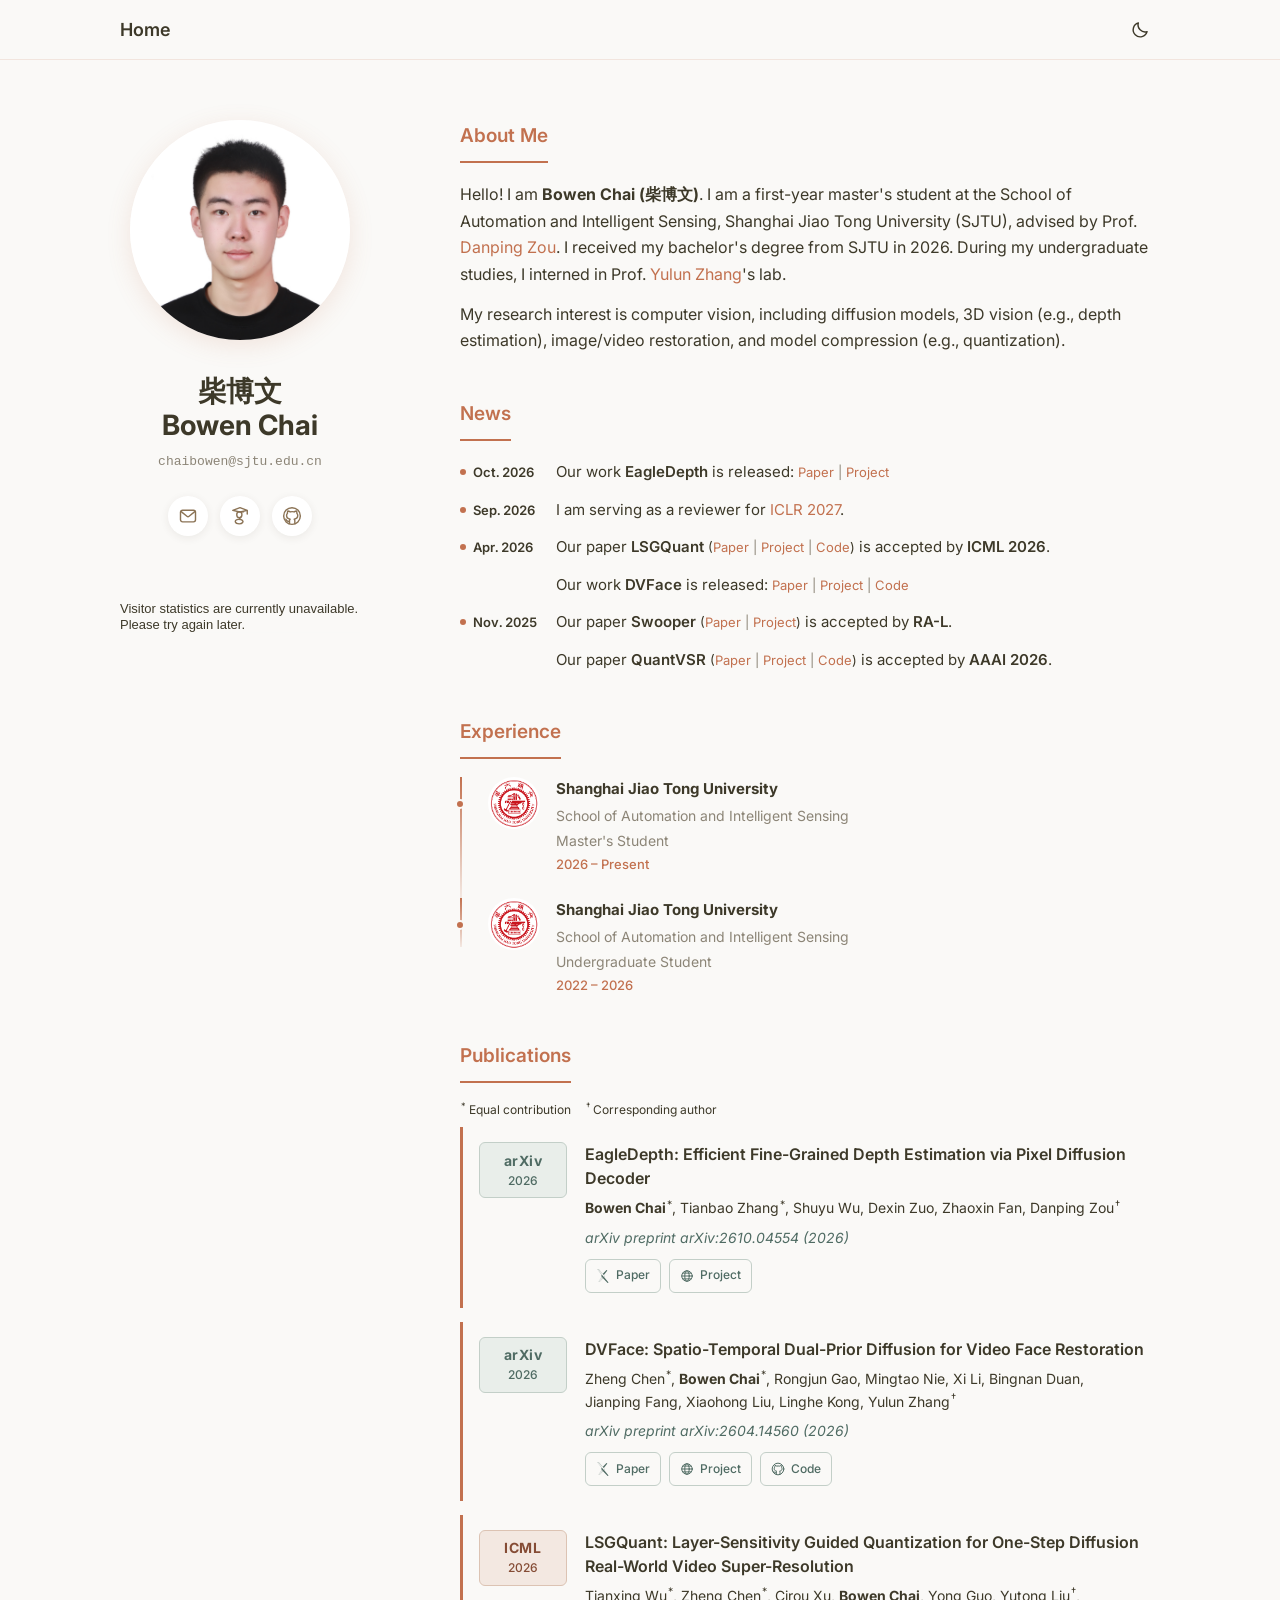
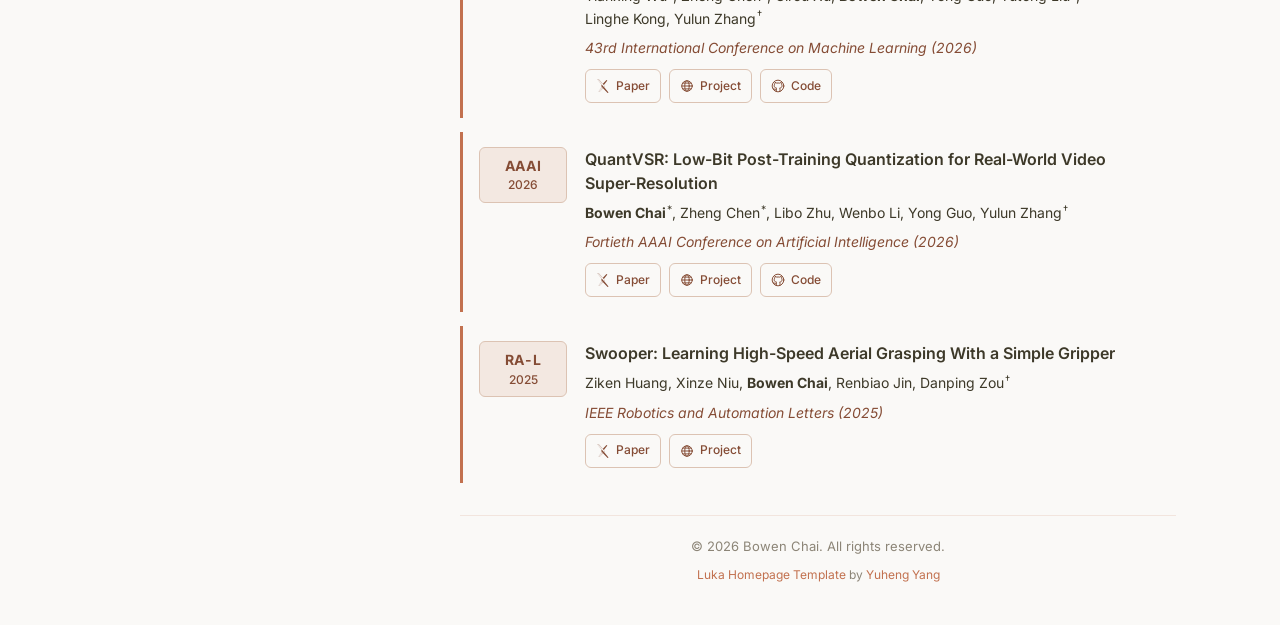
<file: index.html>
<!DOCTYPE html>
<html lang="en">
<head>
  <meta charset="UTF-8">
  <meta http-equiv="X-UA-Compatible" content="IE=edge">
  <meta name="viewport" content="width=device-width, initial-scale=1">
  <title>Bowen Chai - Homepage</title>
  <meta name="description" content="A minimal academic homepage template for researchers, students, and creators.">
  <meta name="keywords" content="academic homepage, personal website, portfolio, researcher, student">
  <link rel="icon" href="assets/img/favicon.ico?v=a5aeb4f2d822" type="image/x-icon" sizes="16x16 32x32 48x48">
  <link rel="icon" href="assets/img/favicon.png?v=6394adf79db6" type="image/png" sizes="32x32">
  <link rel="icon" href="assets/img/favicon.svg?v=fdf971f951cc" type="image/svg+xml" sizes="any">

  <link rel="preconnect" href="https://fonts.googleapis.com">
  <link rel="preconnect" href="https://fonts.gstatic.com" crossorigin>
  <link href="https://fonts.googleapis.com/css2?family=Inter:wght@300;400;500;600;700&display=swap" rel="stylesheet">


  <link rel="stylesheet" href="assets/css/font_sans_serif.css">
  <link rel="stylesheet" href="assets/css/theme-luka.css">
  <link rel="stylesheet" href="assets/css/local-preview.css?v=60dc4325442a">
</head>
<body class="theme-luka">
  <nav class="top-nav">
    <div class="nav-container">
      <div class="nav-left">
        <a href="./">Home</a>
      </div>
      <div class="nav-right">
        <button id="themeToggle" class="theme-toggle" title="Toggle theme" aria-label="Toggle theme">
          <svg class="ui-icon" aria-hidden="true" focusable="false"><use href="assets/img/ui-icons.svg#moon"></use></svg>
        </button>
      </div>
    </div>
  </nav>

  <div class="wrapper">
    <header class="sidebar">
      <div class="profile-card">
        <a class="image avatar">
          <img src="assets/img/chaibowen_scholar_v1_square.png" alt="Portrait of Bowen Chai">
        </a>

        <h1 class="site-name">柴博文<br>Bowen Chai</h1>
        <p class="site-email">chaibowen@sjtu.edu.cn</p>

        <div class="social-icons">
          <a href="mailto:chaibowen@sjtu.edu.cn" title="Email"><svg class="ui-icon" viewBox="0 0 24 24" aria-hidden="true" focusable="false"><rect x="3" y="5" width="18" height="14" rx="2.5"/><path d="m3.5 6.5 7.2 5.8a2.1 2.1 0 0 0 2.6 0l7.2-5.8"/></svg></a>
          <a href="https://scholar.google.com/citations?user=Elhg_7AAAAAJ&amp;hl=en" title="Google Scholar"><svg class="ui-icon" viewBox="0 0 24 24" aria-hidden="true" focusable="false"><path d="m3.3 5.2 8.7-3.2 8.7 3.2L12 7.2 3.3 5.2Zm17.4 0v4.4"/><ellipse cx="11.2" cy="10.4" rx="3.1" ry="3.5"/><path d="M14.1 7h2.2m-3.6 6.4c-1.2.7-1.4 1.5-.4 2.2l2.5 1.6c1.8 1.4.5 4.2-3.8 4.2-5.2 0-6.1-3.8-2.4-5.1 1.2-.4 2.4-.5 3.7-.1"/></svg></a>
          <a href="https://github.com/bowenchai" title="GitHub"><svg class="ui-icon" viewBox="0 0 24 24" aria-hidden="true" focusable="false"><circle cx="12" cy="12" r="10"/><path d="M9 21v-3.3c0-.9.3-1.6.8-2-2.5-.3-4.3-1.4-4.3-4.2 0-1.2.4-2.2 1.1-2.9-.1-.9-.1-1.8.3-2.7 1.2 0 2.3.7 3 1.2 1.5-.4 3.1-.4 4.6 0 .7-.5 1.8-1.2 3-1.2 .4.9.4 1.8.3 2.7 .7.7 1.1 1.7 1.1 2.9 0 2.8-1.8 3.9-4.3 4.2 .5.4.8 1.1.8 2V21M9 18.4c-2.8.7-3.8-1.1-4.4-2.5"/></svg></a>
        </div>

        <div class="visitor-map-layout" id="visitorMap" aria-label="Visitor statistics" data-map-src="https://mapmyvisitors.com/map.js?cl=c2714f&amp;w=480&amp;t=tt&amp;d=VxK6KCJT0iGbm1z7AHhPdDyr-tIHMNKOAvG6q36VsOc&amp;co=faf9f7&amp;ct=3d3929">
          <noscript>Enable JavaScript to view visitor statistics.</noscript>
        </div>
      </div>
    </header>

    <section class="content">
      <div class="section" id="about">
        <h2 class="section-title">About Me</h2>
        <div class="section-body">
          <p>Hello! I am <strong>Bowen Chai (柴博文)</strong>. I am a first-year master's student at the School of Automation and Intelligent Sensing, Shanghai Jiao Tong University (SJTU), advised by Prof. <a href="https://sais.sjtu.edu.cn/faculty/zoudanping.html" target="_blank" rel="noopener">Danping Zou</a>. I received my bachelor's degree from SJTU in 2026. During my undergraduate studies, I interned in Prof. <a href="https://yulunzhang.com" target="_blank" rel="noopener">Yulun Zhang</a>'s lab.</p>
          <p>My research interest is computer vision, including diffusion models, 3D vision (e.g., depth estimation), image/video restoration, and model compression (e.g., quantization).</p>
          <!--
          <p><strong><a href="#" target="_blank" rel="noopener">Download my CV</a></strong> (replace this link with your resume)</p>
          -->
        </div>
      </div>

      <div class="section" id="news">
        <h2 class="section-title">News</h2>
        <div class="section-body">
          <!-- Group by full YYYY-MM; add same-month updates inside that group's list. -->
          <ul class="news-list">
            <li class="news-group" data-news-month="2026-10">
              <time class="news-date" id="news-month-2026-10" datetime="2026-10">Oct. 2026</time>
              <ul class="news-updates" aria-labelledby="news-month-2026-10">
                <li class="news-item" id="news-eagledepth-released">
                  <p class="news-text">Our work <strong class="news-paper">EagleDepth</strong> is released: <span class="news-resources"><a href="https://arxiv.org/abs/2610.04554" target="_blank" rel="noopener" aria-label="EagleDepth paper">Paper</a> <span class="news-resource-divider" aria-hidden="true">|</span> <a href="https://sjtu-visys-team.github.io/EagleDepth/" target="_blank" rel="noopener" aria-label="EagleDepth project">Project</a></span></p>
                </li>
              </ul>
            </li>
            <li class="news-group" data-news-month="2026-09">
              <time class="news-date" id="news-month-2026-09" datetime="2026-09">Sep. 2026</time>
              <ul class="news-updates" aria-labelledby="news-month-2026-09">
                <li class="news-item">
                  <p class="news-text">I am serving as a reviewer for <a href="https://iclr.cc/Conferences/2027" target="_blank" rel="noopener">ICLR 2027</a>.</p>
                </li>
              </ul>
            </li>
            <li class="news-group" data-news-month="2026-04">
              <time class="news-date" id="news-month-2026-04" datetime="2026-04">Apr. 2026</time>
              <ul class="news-updates" aria-labelledby="news-month-2026-04">
                <li class="news-item" id="news-lsgquant-accepted">
                  <p class="news-text">Our paper <strong class="news-paper">LSGQuant</strong> <span class="news-resources">(<a href="https://arxiv.org/abs/2602.03182" target="_blank" rel="noopener" aria-label="LSGQuant paper">Paper</a> <span class="news-resource-divider" aria-hidden="true">|</span> <a href="https://zheng-chen.cn/LSGQuant/" target="_blank" rel="noopener" aria-label="LSGQuant project">Project</a> <span class="news-resource-divider" aria-hidden="true">|</span> <a href="https://github.com/zhengchen1999/LSGQuant" target="_blank" rel="noopener" aria-label="LSGQuant code">Code</a>)</span> is accepted by <strong class="news-venue">ICML 2026</strong>.</p>
                </li>
                <li class="news-item" id="news-dvface-released">
                  <p class="news-text">Our work <strong class="news-paper">DVFace</strong> is released: <span class="news-resources"><a href="https://arxiv.org/abs/2604.14560" target="_blank" rel="noopener" aria-label="DVFace paper">Paper</a> <span class="news-resource-divider" aria-hidden="true">|</span> <a href="https://zheng-chen.cn/DVFace/" target="_blank" rel="noopener" aria-label="DVFace project">Project</a> <span class="news-resource-divider" aria-hidden="true">|</span> <a href="https://github.com/zhengchen1999/DVFace" target="_blank" rel="noopener" aria-label="DVFace code">Code</a></span></p>
                </li>
              </ul>
            </li>
            <li class="news-group" data-news-month="2025-11">
              <time class="news-date" id="news-month-2025-11" datetime="2025-11">Nov. 2025</time>
              <ul class="news-updates" aria-labelledby="news-month-2025-11">
                <li class="news-item" id="news-swooper-accepted">
                  <p class="news-text">Our paper <strong class="news-paper">Swooper</strong> <span class="news-resources">(<a href="https://arxiv.org/abs/2603.05935" target="_blank" rel="noopener" aria-label="Swooper paper">Paper</a> <span class="news-resource-divider" aria-hidden="true">|</span> <a href="https://zikenhuang.github.io/Swooper/" target="_blank" rel="noopener" aria-label="Swooper project">Project</a>)</span> is accepted by <strong class="news-venue">RA-L</strong>.</p>
                </li>
                <li class="news-item" id="news-quantvsr-accepted">
                  <p class="news-text">Our paper <strong class="news-paper">QuantVSR</strong> <span class="news-resources">(<a href="https://arxiv.org/abs/2508.04485" target="_blank" rel="noopener" aria-label="QuantVSR paper">Paper</a> <span class="news-resource-divider" aria-hidden="true">|</span> <a href="https://bowenchai.github.io/QuantVSR/" target="_blank" rel="noopener" aria-label="QuantVSR project">Project</a> <span class="news-resource-divider" aria-hidden="true">|</span> <a href="https://github.com/bowenchai/QuantVSR" target="_blank" rel="noopener" aria-label="QuantVSR code">Code</a>)</span> is accepted by <strong class="news-venue">AAAI 2026</strong>.</p>
                </li>
              </ul>
            </li>
          </ul>
        </div>
      </div>

      <div class="section" id="experience">
        <h2 class="section-title">Experience</h2>
        <div class="section-body">
          <div class="card timeline-item">
            <div class="experience-item">
              <img src="assets/img/sjtu-emblem.png" alt="Shanghai Jiao Tong University emblem" class="institution-logo sjtu-emblem">
              <div class="experience-content">
                <p class="exp-title"><strong>Shanghai Jiao Tong University</strong></p>
                <p class="exp-detail">School of Automation and Intelligent Sensing</p>
                <p class="exp-detail">Master's Student</p>
                <p class="exp-period">2026 &ndash; Present</p>
              </div>
            </div>
          </div>

          <div class="card timeline-item">
            <div class="experience-item">
              <img src="assets/img/sjtu-emblem.png" alt="Shanghai Jiao Tong University emblem" class="institution-logo sjtu-emblem">
              <div class="experience-content">
                <p class="exp-title"><strong>Shanghai Jiao Tong University</strong></p>
                <p class="exp-detail">School of Automation and Intelligent Sensing</p>
                <p class="exp-detail">Undergraduate Student</p>
                <p class="exp-period">2022 &ndash; 2026</p>
              </div>
            </div>
          </div>
        </div>
      </div>

      <div class="section" id="publications">
        <h2 class="section-title">Publications</h2>
        <div class="section-body">
          <div class="publications">
            <div class="pub-author-note" id="publications-author-note"><span><sup class="pub-author-mark">*</sup> Equal contribution</span><span><sup class="pub-author-mark">†</sup> Corresponding author</span></div>
            <ol class="bibliography">
              <li class="pub-entry pub-entry--preprint" id="publication-eagledepth">
                <div class="pub-row">
                  <div class="pub-venue">
                    <span class="pub-venue-name">arXiv</span>
                    <span class="pub-venue-year">2026</span>
                  </div>
                  <div class="pub-content">
                    <div class="title">EagleDepth: Efficient Fine-Grained Depth Estimation via Pixel Diffusion Decoder</div>
                    <div class="author" aria-describedby="publications-author-note"><span class="pub-author"><strong>Bowen Chai</strong><sup class="pub-author-mark">*</sup></span>, <span class="pub-author">Tianbao Zhang<sup class="pub-author-mark">*</sup></span>, <span class="pub-author">Shuyu Wu</span>, <span class="pub-author">Dexin Zuo</span>, <span class="pub-author">Zhaoxin Fan</span>, <span class="pub-author">Danping Zou<sup class="pub-author-mark">†</sup></span></div>
                    <div class="periodical"><em>arXiv preprint arXiv:2610.04554 (2026)</em></div>
                    <div class="links pub-links">
                      <a class="pub-link" href="https://arxiv.org/abs/2610.04554" target="_blank" rel="noopener"><svg class="ui-icon pub-link-icon pub-link-icon--brand" viewBox="0 0 24 24" aria-hidden="true" focusable="false"><path d="M3.8423 0a1.0037 1.0037 0 0 0-.922.6078c-.1536.3687-.0438.6275.2938 1.1113l6.9185 8.3597-1.0223 1.1058a1.0393 1.0393 0 0 0 .003 1.4229l1.2292 1.3135-5.4391 6.4444c-.2803.299-.4538.823-.2971 1.1986a1.0253 1.0253 0 0 0 .9585.635.9133.9133 0 0 0 .6891-.3405l5.783-6.126 7.4902 8.0051a.8527.8527 0 0 0 .6835.2597.9575.9575 0 0 0 .8777-.6138c.1577-.377-.017-.7502-.306-1.1407l-7.0518-8.3418 1.0632-1.13a.9626.9626 0 0 0 .0089-1.3165L4.6336.4639s-.3733-.4535-.768-.463zm0 .272h.0166c.2179.0052.4874.2715.5644.3639l.005.006.0052.0055 10.169 10.9905a.6915.6915 0 0 1-.0072.945l-1.0666 1.133-1.4982-1.7724-8.5994-10.39c-.3286-.472-.352-.6183-.2592-.841a.7307.7307 0 0 1 .6704-.4401Zm14.341 1.5701a.877.877 0 0 0-.6554.2418l-5.6962 6.1584 1.6944 1.8319 5.3089-6.5138c.3251-.4335.479-.6603.3247-1.0292a1.1205 1.1205 0 0 0-.9763-.689zm-7.6557 12.2823 1.3186 1.4135-5.7864 6.1295a.6494.6494 0 0 1-.4959.26.7516.7516 0 0 1-.706-.4669c-.1119-.2682.0359-.6864.2442-.9083l.0051-.0055.0047-.0055z"/></svg><span>Paper</span></a>
                      <a class="pub-link" href="https://sjtu-visys-team.github.io/EagleDepth/" target="_blank" rel="noopener"><svg class="ui-icon pub-link-icon" viewBox="0 0 24 24" aria-hidden="true" focusable="false"><circle cx="12" cy="12" r="9"/><ellipse cx="12" cy="12" rx="3.8" ry="9"/><path d="M3 12h18M5 7h14M5 17h14"/></svg><span>Project</span></a>
                    </div>
                  </div>
                </div>
              </li>

              <li class="pub-entry pub-entry--preprint" id="publication-dvface">
                <div class="pub-row">
                  <div class="pub-venue">
                    <span class="pub-venue-name">arXiv</span>
                    <span class="pub-venue-year">2026</span>
                  </div>
                  <div class="pub-content">
                    <div class="title">DVFace: Spatio-Temporal Dual-Prior Diffusion for Video Face Restoration</div>
                    <div class="author" aria-describedby="publications-author-note"><span class="pub-author">Zheng Chen<sup class="pub-author-mark">*</sup></span>, <span class="pub-author"><strong>Bowen Chai</strong><sup class="pub-author-mark">*</sup></span>, <span class="pub-author">Rongjun Gao</span>, <span class="pub-author">Mingtao Nie</span>, <span class="pub-author">Xi Li</span>, <span class="pub-author">Bingnan Duan</span>, <span class="pub-author">Jianping Fang</span>, <span class="pub-author">Xiaohong Liu</span>, <span class="pub-author">Linghe Kong</span>, <span class="pub-author">Yulun Zhang<sup class="pub-author-mark">†</sup></span></div>
                    <div class="periodical"><em>arXiv preprint arXiv:2604.14560 (2026)</em></div>
                    <div class="links pub-links">
                      <a class="pub-link" href="https://arxiv.org/abs/2604.14560" target="_blank" rel="noopener"><svg class="ui-icon pub-link-icon pub-link-icon--brand" viewBox="0 0 24 24" aria-hidden="true" focusable="false"><path d="M3.8423 0a1.0037 1.0037 0 0 0-.922.6078c-.1536.3687-.0438.6275.2938 1.1113l6.9185 8.3597-1.0223 1.1058a1.0393 1.0393 0 0 0 .003 1.4229l1.2292 1.3135-5.4391 6.4444c-.2803.299-.4538.823-.2971 1.1986a1.0253 1.0253 0 0 0 .9585.635.9133.9133 0 0 0 .6891-.3405l5.783-6.126 7.4902 8.0051a.8527.8527 0 0 0 .6835.2597.9575.9575 0 0 0 .8777-.6138c.1577-.377-.017-.7502-.306-1.1407l-7.0518-8.3418 1.0632-1.13a.9626.9626 0 0 0 .0089-1.3165L4.6336.4639s-.3733-.4535-.768-.463zm0 .272h.0166c.2179.0052.4874.2715.5644.3639l.005.006.0052.0055 10.169 10.9905a.6915.6915 0 0 1-.0072.945l-1.0666 1.133-1.4982-1.7724-8.5994-10.39c-.3286-.472-.352-.6183-.2592-.841a.7307.7307 0 0 1 .6704-.4401Zm14.341 1.5701a.877.877 0 0 0-.6554.2418l-5.6962 6.1584 1.6944 1.8319 5.3089-6.5138c.3251-.4335.479-.6603.3247-1.0292a1.1205 1.1205 0 0 0-.9763-.689zm-7.6557 12.2823 1.3186 1.4135-5.7864 6.1295a.6494.6494 0 0 1-.4959.26.7516.7516 0 0 1-.706-.4669c-.1119-.2682.0359-.6864.2442-.9083l.0051-.0055.0047-.0055z"/></svg><span>Paper</span></a>
                      <a class="pub-link" href="https://zheng-chen.cn/DVFace/" target="_blank" rel="noopener"><svg class="ui-icon pub-link-icon" viewBox="0 0 24 24" aria-hidden="true" focusable="false"><circle cx="12" cy="12" r="9"/><ellipse cx="12" cy="12" rx="3.8" ry="9"/><path d="M3 12h18M5 7h14M5 17h14"/></svg><span>Project</span></a>
                      <a class="pub-link" href="https://github.com/zhengchen1999/DVFace" target="_blank" rel="noopener"><svg class="ui-icon pub-link-icon" viewBox="0 0 24 24" aria-hidden="true" focusable="false"><circle cx="12" cy="12" r="10"/><path d="M9 21v-3.3c0-.9.3-1.6.8-2-2.5-.3-4.3-1.4-4.3-4.2 0-1.2.4-2.2 1.1-2.9-.1-.9-.1-1.8.3-2.7 1.2 0 2.3.7 3 1.2 1.5-.4 3.1-.4 4.6 0 .7-.5 1.8-1.2 3-1.2 .4.9.4 1.8.3 2.7 .7.7 1.1 1.7 1.1 2.9 0 2.8-1.8 3.9-4.3 4.2 .5.4.8 1.1.8 2V21M9 18.4c-2.8.7-3.8-1.1-4.4-2.5"/></svg><span>Code</span></a>
                    </div>
                  </div>
                </div>
              </li>

              <li class="pub-entry pub-entry--accepted" id="publication-lsgquant">
                <div class="pub-row">
                  <div class="pub-venue">
                    <span class="pub-venue-name">ICML</span>
                    <span class="pub-venue-year">2026</span>
                  </div>
                  <div class="pub-content">
                    <div class="title">LSGQuant: Layer-Sensitivity Guided Quantization for One-Step Diffusion Real-World Video Super-Resolution</div>
                    <div class="author" aria-describedby="publications-author-note"><span class="pub-author">Tianxing Wu<sup class="pub-author-mark">*</sup></span>, <span class="pub-author">Zheng Chen<sup class="pub-author-mark">*</sup></span>, <span class="pub-author">Cirou Xu</span>, <span class="pub-author"><strong>Bowen Chai</strong></span>, <span class="pub-author">Yong Guo</span>, <span class="pub-author">Yutong Liu<sup class="pub-author-mark">†</sup></span>, <span class="pub-author">Linghe Kong</span>, <span class="pub-author">Yulun Zhang<sup class="pub-author-mark">†</sup></span></div>
                    <div class="periodical"><em>43rd International Conference on Machine Learning (2026)</em></div>
                    <div class="links pub-links">
                      <a class="pub-link" href="https://arxiv.org/abs/2602.03182" target="_blank" rel="noopener"><svg class="ui-icon pub-link-icon pub-link-icon--brand" viewBox="0 0 24 24" aria-hidden="true" focusable="false"><path d="M3.8423 0a1.0037 1.0037 0 0 0-.922.6078c-.1536.3687-.0438.6275.2938 1.1113l6.9185 8.3597-1.0223 1.1058a1.0393 1.0393 0 0 0 .003 1.4229l1.2292 1.3135-5.4391 6.4444c-.2803.299-.4538.823-.2971 1.1986a1.0253 1.0253 0 0 0 .9585.635.9133.9133 0 0 0 .6891-.3405l5.783-6.126 7.4902 8.0051a.8527.8527 0 0 0 .6835.2597.9575.9575 0 0 0 .8777-.6138c.1577-.377-.017-.7502-.306-1.1407l-7.0518-8.3418 1.0632-1.13a.9626.9626 0 0 0 .0089-1.3165L4.6336.4639s-.3733-.4535-.768-.463zm0 .272h.0166c.2179.0052.4874.2715.5644.3639l.005.006.0052.0055 10.169 10.9905a.6915.6915 0 0 1-.0072.945l-1.0666 1.133-1.4982-1.7724-8.5994-10.39c-.3286-.472-.352-.6183-.2592-.841a.7307.7307 0 0 1 .6704-.4401Zm14.341 1.5701a.877.877 0 0 0-.6554.2418l-5.6962 6.1584 1.6944 1.8319 5.3089-6.5138c.3251-.4335.479-.6603.3247-1.0292a1.1205 1.1205 0 0 0-.9763-.689zm-7.6557 12.2823 1.3186 1.4135-5.7864 6.1295a.6494.6494 0 0 1-.4959.26.7516.7516 0 0 1-.706-.4669c-.1119-.2682.0359-.6864.2442-.9083l.0051-.0055.0047-.0055z"/></svg><span>Paper</span></a>
                      <a class="pub-link" href="https://zheng-chen.cn/LSGQuant/" target="_blank" rel="noopener"><svg class="ui-icon pub-link-icon" viewBox="0 0 24 24" aria-hidden="true" focusable="false"><circle cx="12" cy="12" r="9"/><ellipse cx="12" cy="12" rx="3.8" ry="9"/><path d="M3 12h18M5 7h14M5 17h14"/></svg><span>Project</span></a>
                      <a class="pub-link" href="https://github.com/zhengchen1999/LSGQuant" target="_blank" rel="noopener"><svg class="ui-icon pub-link-icon" viewBox="0 0 24 24" aria-hidden="true" focusable="false"><circle cx="12" cy="12" r="10"/><path d="M9 21v-3.3c0-.9.3-1.6.8-2-2.5-.3-4.3-1.4-4.3-4.2 0-1.2.4-2.2 1.1-2.9-.1-.9-.1-1.8.3-2.7 1.2 0 2.3.7 3 1.2 1.5-.4 3.1-.4 4.6 0 .7-.5 1.8-1.2 3-1.2 .4.9.4 1.8.3 2.7 .7.7 1.1 1.7 1.1 2.9 0 2.8-1.8 3.9-4.3 4.2 .5.4.8 1.1.8 2V21M9 18.4c-2.8.7-3.8-1.1-4.4-2.5"/></svg><span>Code</span></a>
                    </div>
                  </div>
                </div>
              </li>

              <li class="pub-entry pub-entry--accepted" id="publication-quantvsr">
                <div class="pub-row">
                  <div class="pub-venue">
                    <span class="pub-venue-name">AAAI</span>
                    <span class="pub-venue-year">2026</span>
                  </div>
                  <div class="pub-content">
                    <div class="title">QuantVSR: Low-Bit Post-Training Quantization for Real-World Video Super-Resolution</div>
                    <div class="author" aria-describedby="publications-author-note"><span class="pub-author"><strong>Bowen Chai</strong><sup class="pub-author-mark">*</sup></span>, <span class="pub-author">Zheng Chen<sup class="pub-author-mark">*</sup></span>, <span class="pub-author">Libo Zhu</span>, <span class="pub-author">Wenbo Li</span>, <span class="pub-author">Yong Guo</span>, <span class="pub-author">Yulun Zhang<sup class="pub-author-mark">†</sup></span></div>
                    <div class="periodical"><em>Fortieth AAAI Conference on Artificial Intelligence (2026)</em></div>
                    <div class="links pub-links">
                      <a class="pub-link" href="https://arxiv.org/abs/2508.04485" target="_blank" rel="noopener"><svg class="ui-icon pub-link-icon pub-link-icon--brand" viewBox="0 0 24 24" aria-hidden="true" focusable="false"><path d="M3.8423 0a1.0037 1.0037 0 0 0-.922.6078c-.1536.3687-.0438.6275.2938 1.1113l6.9185 8.3597-1.0223 1.1058a1.0393 1.0393 0 0 0 .003 1.4229l1.2292 1.3135-5.4391 6.4444c-.2803.299-.4538.823-.2971 1.1986a1.0253 1.0253 0 0 0 .9585.635.9133.9133 0 0 0 .6891-.3405l5.783-6.126 7.4902 8.0051a.8527.8527 0 0 0 .6835.2597.9575.9575 0 0 0 .8777-.6138c.1577-.377-.017-.7502-.306-1.1407l-7.0518-8.3418 1.0632-1.13a.9626.9626 0 0 0 .0089-1.3165L4.6336.4639s-.3733-.4535-.768-.463zm0 .272h.0166c.2179.0052.4874.2715.5644.3639l.005.006.0052.0055 10.169 10.9905a.6915.6915 0 0 1-.0072.945l-1.0666 1.133-1.4982-1.7724-8.5994-10.39c-.3286-.472-.352-.6183-.2592-.841a.7307.7307 0 0 1 .6704-.4401Zm14.341 1.5701a.877.877 0 0 0-.6554.2418l-5.6962 6.1584 1.6944 1.8319 5.3089-6.5138c.3251-.4335.479-.6603.3247-1.0292a1.1205 1.1205 0 0 0-.9763-.689zm-7.6557 12.2823 1.3186 1.4135-5.7864 6.1295a.6494.6494 0 0 1-.4959.26.7516.7516 0 0 1-.706-.4669c-.1119-.2682.0359-.6864.2442-.9083l.0051-.0055.0047-.0055z"/></svg><span>Paper</span></a>
                      <a class="pub-link" href="https://bowenchai.github.io/QuantVSR/" target="_blank" rel="noopener"><svg class="ui-icon pub-link-icon" viewBox="0 0 24 24" aria-hidden="true" focusable="false"><circle cx="12" cy="12" r="9"/><ellipse cx="12" cy="12" rx="3.8" ry="9"/><path d="M3 12h18M5 7h14M5 17h14"/></svg><span>Project</span></a>
                      <a class="pub-link" href="https://github.com/bowenchai/QuantVSR" target="_blank" rel="noopener"><svg class="ui-icon pub-link-icon" viewBox="0 0 24 24" aria-hidden="true" focusable="false"><circle cx="12" cy="12" r="10"/><path d="M9 21v-3.3c0-.9.3-1.6.8-2-2.5-.3-4.3-1.4-4.3-4.2 0-1.2.4-2.2 1.1-2.9-.1-.9-.1-1.8.3-2.7 1.2 0 2.3.7 3 1.2 1.5-.4 3.1-.4 4.6 0 .7-.5 1.8-1.2 3-1.2 .4.9.4 1.8.3 2.7 .7.7 1.1 1.7 1.1 2.9 0 2.8-1.8 3.9-4.3 4.2 .5.4.8 1.1.8 2V21M9 18.4c-2.8.7-3.8-1.1-4.4-2.5"/></svg><span>Code</span></a>
                    </div>
                  </div>
                </div>
              </li>

              <li class="pub-entry pub-entry--accepted" id="publication-swooper">
                <div class="pub-row">
                  <div class="pub-venue">
                    <span class="pub-venue-name">RA-L</span>
                    <span class="pub-venue-year">2025</span>
                  </div>
                  <div class="pub-content">
                    <div class="title">Swooper: Learning High-Speed Aerial Grasping With a Simple Gripper</div>
                    <div class="author" aria-describedby="publications-author-note"><span class="pub-author">Ziken Huang</span>, <span class="pub-author">Xinze Niu</span>, <span class="pub-author"><strong>Bowen Chai</strong></span>, <span class="pub-author">Renbiao Jin</span>, <span class="pub-author">Danping Zou<sup class="pub-author-mark">†</sup></span></div>
                    <div class="periodical"><em>IEEE Robotics and Automation Letters (2025)</em></div>
                    <div class="links pub-links">
                      <a class="pub-link" href="https://arxiv.org/abs/2603.05935" target="_blank" rel="noopener"><svg class="ui-icon pub-link-icon pub-link-icon--brand" viewBox="0 0 24 24" aria-hidden="true" focusable="false"><path d="M3.8423 0a1.0037 1.0037 0 0 0-.922.6078c-.1536.3687-.0438.6275.2938 1.1113l6.9185 8.3597-1.0223 1.1058a1.0393 1.0393 0 0 0 .003 1.4229l1.2292 1.3135-5.4391 6.4444c-.2803.299-.4538.823-.2971 1.1986a1.0253 1.0253 0 0 0 .9585.635.9133.9133 0 0 0 .6891-.3405l5.783-6.126 7.4902 8.0051a.8527.8527 0 0 0 .6835.2597.9575.9575 0 0 0 .8777-.6138c.1577-.377-.017-.7502-.306-1.1407l-7.0518-8.3418 1.0632-1.13a.9626.9626 0 0 0 .0089-1.3165L4.6336.4639s-.3733-.4535-.768-.463zm0 .272h.0166c.2179.0052.4874.2715.5644.3639l.005.006.0052.0055 10.169 10.9905a.6915.6915 0 0 1-.0072.945l-1.0666 1.133-1.4982-1.7724-8.5994-10.39c-.3286-.472-.352-.6183-.2592-.841a.7307.7307 0 0 1 .6704-.4401Zm14.341 1.5701a.877.877 0 0 0-.6554.2418l-5.6962 6.1584 1.6944 1.8319 5.3089-6.5138c.3251-.4335.479-.6603.3247-1.0292a1.1205 1.1205 0 0 0-.9763-.689zm-7.6557 12.2823 1.3186 1.4135-5.7864 6.1295a.6494.6494 0 0 1-.4959.26.7516.7516 0 0 1-.706-.4669c-.1119-.2682.0359-.6864.2442-.9083l.0051-.0055.0047-.0055z"/></svg><span>Paper</span></a>
                      <a class="pub-link" href="https://zikenhuang.github.io/Swooper/" target="_blank" rel="noopener"><svg class="ui-icon pub-link-icon" viewBox="0 0 24 24" aria-hidden="true" focusable="false"><circle cx="12" cy="12" r="9"/><ellipse cx="12" cy="12" rx="3.8" ry="9"/><path d="M3 12h18M5 7h14M5 17h14"/></svg><span>Project</span></a>
                    </div>
                  </div>
                </div>
              </li>
            </ol>
          </div>
        </div>
      </div>

    </section>

    <footer class="site-footer">
      <p>
        &copy; 2026 Bowen Chai. All rights reserved.
        <br>
        <span class="template-credit"><a href="https://github.com/wzsyyh/luka-homepage-template">Luka Homepage Template</a> by <a href="https://wzsyyh.github.io/">Yuheng Yang</a></span>
      </p>
    </footer>
  </div>

  <script src="assets/js/scale.fix.js"></script>
  <script>
    (function() {
      const themeToggle = document.getElementById('themeToggle');
      const icon = themeToggle.querySelector('use');

      function setTheme(isDark) {
        document.documentElement.setAttribute('data-theme', isDark ? 'dark' : 'light');
        icon.setAttribute('href', 'assets/img/ui-icons.svg#' + (isDark ? 'sun' : 'moon'));
        try {
          localStorage.setItem('theme', isDark ? 'dark' : 'light');
        } catch (error) {
          // Theme switching still works when browser storage is unavailable.
        }
      }

      let savedTheme = null;
      try {
        savedTheme = localStorage.getItem('theme');
      } catch (error) {
        // Fall back to the system preference.
      }
      const prefersDark = window.matchMedia('(prefers-color-scheme: dark)').matches;
      setTheme(savedTheme ? savedTheme === 'dark' : prefersDark);

      themeToggle.addEventListener('click', function() {
        const isDark = document.documentElement.getAttribute('data-theme') === 'dark';
        setTheme(!isDark);
      });

      if ('IntersectionObserver' in window) {
        const observer = new IntersectionObserver(function(entries) {
          entries.forEach(function(entry) {
            if (entry.isIntersecting) {
              entry.target.classList.add('visible');
              observer.unobserve(entry.target);
            }
          });
        }, { threshold: 0.1 });

        document.documentElement.classList.add('sections-animate');
        document.querySelectorAll('.section').forEach(function(el) {
          observer.observe(el);
        });
      } else {
        document.querySelectorAll('.section').forEach(function(el) {
          el.classList.add('visible');
        });
      }
    })();
  </script>
  <script src="assets/js/visitor-map.js?v=ccd42ad6cb22"></script>
</body>
</html>
</file>
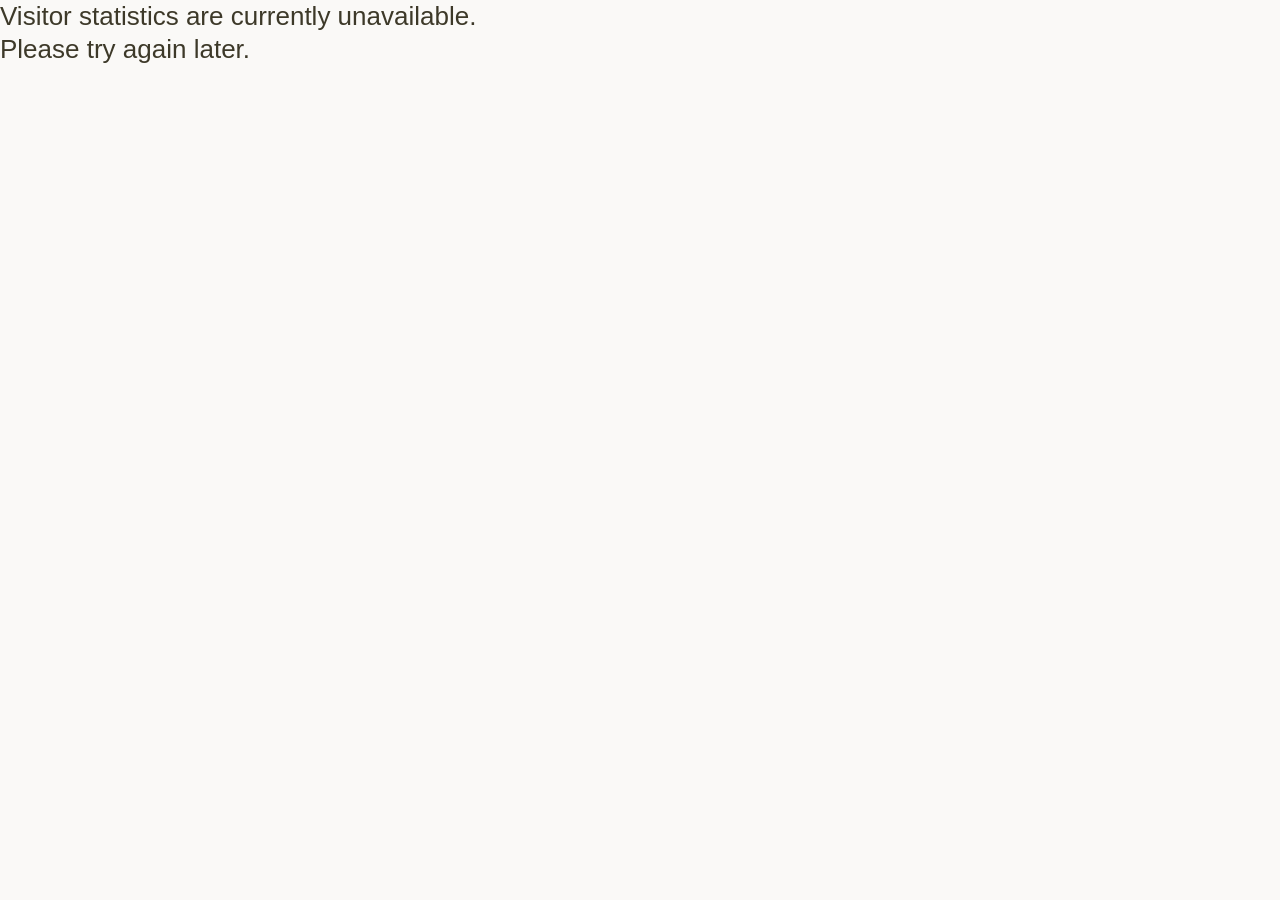
<file: assets/visitor-map/renderer.html>
<!doctype html>
<html lang="en">
<head>
  <meta charset="utf-8">
  <meta name="viewport" content="width=480, initial-scale=1">
  <title>Visitor map</title>
  <style>
    html, body { margin: 0; padding: 0; background: var(--map-bg, #faf9f7); color: var(--map-text, #3d3929); }
    body { width: 480px; font-family: Arial, sans-serif; }
    #map-frame-content { width: 480px; display: flow-root; }
    .map-error { margin: 0; line-height: 1.4; }
  </style>
  <script src="../js/visitor-map-frame.js?v=6a19d95af042"></script>
</head>
<body>
  <main id="map-frame-content">
    <div>
      <script>
        (function () {
          const url = window.visitorMapFrame.widgetURL;
          if (!url) return;
          const escaped = url.replace(/&/g, '&amp;').replace(/"/g, '&quot;').replace(/</g, '&lt;');
          document.write('<script type="text/javascript" id="mapmyvisitors" src="' + escaped + '" onerror="window.visitorMapFrame.failed = true;"><\/script>');
        })();
      </script>
    </div>
  </main>
</body>
</html>
</file>
<file: assets/css/font_sans_serif.css>
@import url('https://fonts.googleapis.com/css2?family=Inter:wght@300;400;500;600;700&family=Ubuntu+Mono&display=swap');

body {
  background-color: #fff;
  font: 18px/1.5 "Inter", -apple-system, BlinkMacSystemFont, "Segoe UI", Roboto, Oxygen, Ubuntu, Cantarell, "Helvetica Neue", Arial, sans-serif;
  color: #595959;
  font-weight: 400;
}
</file>
<file: assets/css/theme-luka.css>
/* ============================================
   Luka Homepage
   Warm minimal academic homepage template
   ============================================ */

html {
  scroll-behavior: smooth;
}

body {
  margin: 0;
}

body.theme-luka,
body.theme-luka *,
body.theme-luka *::before,
body.theme-luka *::after {
  box-sizing: border-box;
}

:root {
  --luka-bg: #faf9f7;
  --luka-text: #3d3929;
  --luka-accent: #c2714f;
  --luka-secondary: #8c8577;
  --luka-border: rgba(194, 113, 79, 0.2);
  --luka-shadow: rgba(194, 113, 79, 0.15);
  --luka-social-bg: #ffffff;
  --luka-social-text: #8b7355;
  --luka-footer-border: rgba(194, 113, 79, 0.15);
}

@media (prefers-color-scheme: dark) {
  :root:not([data-theme="light"]) {
    --luka-bg: #1a1917;
    --luka-text: #d1cec7;
    --luka-accent: #e28a67;
    --luka-secondary: #9b9488;
    --luka-border: rgba(226, 138, 103, 0.2);
    --luka-shadow: rgba(0, 0, 0, 0.3);
    --luka-social-bg: #22211e;
    --luka-social-text: #d1cec7;
    --luka-footer-border: rgba(226, 138, 103, 0.15);
  }
}

[data-theme="dark"] {
  --luka-bg: #1a1917;
  --luka-text: #d1cec7;
  --luka-accent: #e28a67;
  --luka-secondary: #9b9488;
  --luka-border: rgba(226, 138, 103, 0.2);
  --luka-shadow: rgba(0, 0, 0, 0.3);
  --luka-social-bg: #22211e;
  --luka-social-text: #d1cec7;
  --luka-footer-border: rgba(226, 138, 103, 0.15);
}

[data-theme="light"] {
  --luka-bg: #faf9f7;
  --luka-text: #3d3929;
  --luka-accent: #c2714f;
  --luka-secondary: #8c8577;
  --luka-border: rgba(194, 113, 79, 0.2);
  --luka-shadow: rgba(194, 113, 79, 0.15);
  --luka-social-bg: #ffffff;
  --luka-social-text: #8b7355;
  --luka-footer-border: rgba(194, 113, 79, 0.15);
}

body.theme-luka {
  background: var(--luka-bg);
  color: var(--luka-text);
  font-family: "Inter", -apple-system, BlinkMacSystemFont, sans-serif;
  font-size: 16px;
  line-height: 1.65;
  transition: background-color 0.3s ease, color 0.3s ease;
}

body.theme-luka a {
  color: var(--luka-accent);
  text-decoration: none;
}

body.theme-luka a:hover {
  filter: brightness(1.15);
}

body.theme-luka .top-nav {
  position: fixed;
  top: 0;
  left: 0;
  right: 0;
  height: 60px;
  display: flex;
  justify-content: center;
  align-items: center;
  background: var(--luka-bg);
  border-bottom: 1px solid var(--luka-footer-border);
  z-index: 1000;
}

body.theme-luka .nav-container {
  width: 100%;
  max-width: 1120px;
  padding: 0 40px;
  display: flex;
  align-items: center;
  justify-content: space-between;
}

body.theme-luka .nav-left a {
  color: var(--luka-text);
  font-size: 18px;
  font-weight: 600;
}

body.theme-luka .theme-toggle {
  border: none;
  background: transparent;
  color: var(--luka-text);
  width: 40px;
  height: 40px;
  border-radius: 999px;
  cursor: pointer;
  font-size: 18px;
  transition: background-color 0.2s ease, color 0.2s ease;
}

body.theme-luka .theme-toggle:hover {
  background: var(--luka-border);
  color: var(--luka-accent);
}

body.theme-luka .wrapper {
  width: 100%;
  max-width: 1120px;
  margin: 0 auto;
  display: flex;
  flex-wrap: wrap;
  align-items: flex-start;
  min-height: 100vh;
}

body.theme-luka .sidebar {
  width: 320px;
  flex-shrink: 0;
  position: fixed;
  top: 60px;
  left: calc(50% - 560px);
  height: calc(100vh - 60px);
  overflow-y: auto;
  text-align: center;
  box-sizing: border-box;
  display: flex;
  flex-direction: column;
  justify-content: flex-start;
  align-items: center;
  padding-top: 60px;
  z-index: 100;
}

body.theme-luka .profile-card {
  width: 100%;
  padding: 0 20px;
  text-align: center;
}

body.theme-luka .image.avatar {
  display: block;
  margin: 0 auto 28px;
}

body.theme-luka .image.avatar img {
  width: 220px;
  height: 220px;
  border-radius: 50%;
  object-fit: cover;
  box-shadow: 0 6px 24px var(--luka-shadow);
}

body.theme-luka .site-name {
  margin: 0 0 8px;
  color: var(--luka-text);
  font-size: 28px;
  line-height: 1.2;
}

body.theme-luka .site-email {
  margin: 0 0 24px;
  color: var(--luka-secondary);
  font-size: 13px;
  font-family: "Ubuntu Mono", "SFMono-Regular", monospace;
  word-break: break-all;
}

body.theme-luka .social-icons {
  display: flex;
  justify-content: center;
  gap: 12px;
  flex-wrap: wrap;
}

body.theme-luka .social-icons a {
  width: 40px;
  height: 40px;
  display: inline-flex;
  align-items: center;
  justify-content: center;
  border-radius: 50%;
  background: var(--luka-social-bg);
  color: var(--luka-social-text) !important;
  box-shadow: 0 2px 8px rgba(61, 57, 41, 0.08);
  transition: transform 0.2s ease, background-color 0.2s ease, color 0.2s ease;
}

body.theme-luka .social-icons a:hover {
  background: var(--luka-accent);
  color: #fff !important;
  transform: translateY(-2px);
}

body.theme-luka .content {
  flex: 1;
  min-width: 0;
  margin-left: 320px;
  padding: 120px 40px 80px 60px;
}

body.theme-luka .section {
  margin-bottom: 44px;
  opacity: 0;
  transform: translateY(12px);
  transition: opacity 0.45s ease, transform 0.45s ease;
}

body.theme-luka .section.visible {
  opacity: 1;
  transform: translateY(0);
}

body.theme-luka .section-title {
  display: inline-block;
  margin: 0 0 18px;
  padding-bottom: 10px;
  border-bottom: 2px solid var(--luka-accent);
  color: var(--luka-accent);
  font-size: 19px;
  font-weight: 600;
}

body.theme-luka .section-body p {
  margin: 0 0 14px;
}

body.theme-luka .card {
  background: transparent;
  padding: 0;
  box-shadow: none;
}

body.theme-luka .timeline-item {
  position: relative;
  margin-left: 20px;
  padding-left: 8px;
  padding-bottom: 20px;
}

body.theme-luka .timeline-item::before {
  content: "";
  position: absolute;
  left: -20px;
  top: 0;
  bottom: 0;
  width: 2px;
  background: linear-gradient(to bottom, var(--luka-accent), rgba(194, 113, 79, 0.12));
}

body.theme-luka .timeline-item:last-child::before {
  bottom: 50%;
}

body.theme-luka .timeline-item::after {
  content: "";
  position: absolute;
  left: -25px;
  top: 22px;
  width: 10px;
  height: 10px;
  border-radius: 50%;
  background: var(--luka-accent);
  border: 2px solid var(--luka-bg);
}

body.theme-luka .experience-item {
  display: flex;
  align-items: flex-start;
  gap: 16px;
}

body.theme-luka .institution-logo {
  width: 52px;
  height: 52px;
  flex-shrink: 0;
}

body.theme-luka .experience-content {
  flex: 1;
}

body.theme-luka .experience-content p {
  margin: 0 0 2px;
}

body.theme-luka .exp-title {
  font-size: 15px;
  color: var(--luka-text);
}

body.theme-luka .exp-detail {
  font-size: 14px;
  color: var(--luka-secondary);
}

body.theme-luka .exp-period {
  font-size: 13px;
  color: var(--luka-accent);
  font-weight: 500;
}

body.theme-luka .publications ol.bibliography {
  list-style: none;
  padding: 0;
  margin: 0;
}

body.theme-luka .publications ol.bibliography li {
  margin-bottom: 14px;
  padding: 15px 0 15px 16px;
  border-left: 3px solid var(--luka-accent);
}

body.theme-luka .pub-content .title {
  margin-bottom: 4px;
  color: var(--luka-text);
  font-size: 15px;
  font-weight: 600;
}

body.theme-luka .pub-content .author {
  margin-bottom: 4px;
  color: var(--luka-secondary);
  font-size: 14px;
}

body.theme-luka .pub-content .periodical {
  margin-bottom: 6px;
  color: var(--luka-accent);
  font-size: 14px;
}

body.theme-luka .pub-content .links a {
  font-size: 13px;
  font-weight: 500;
}

body.theme-luka .site-footer {
  width: 100%;
  flex-basis: 100%;
  padding: 32px 24px 40px 380px;
  text-align: center;
}

body.theme-luka .site-footer p {
  margin: 0;
  padding-top: 20px;
  border-top: 1px solid var(--luka-footer-border);
  color: var(--luka-secondary);
  font-size: 13px;
}

body.theme-luka .template-credit {
  display: inline-block;
  margin-top: 8px;
  font-size: 12px;
}

body.theme-luka h1,
body.theme-luka h2,
body.theme-luka h3,
body.theme-luka h4,
body.theme-luka strong {
  color: var(--luka-text);
}

@media (max-width: 1080px) {
  body.theme-luka .nav-container {
    padding: 0 20px;
  }

  body.theme-luka .wrapper {
    flex-direction: column;
    padding: 0 20px;
  }

  body.theme-luka .sidebar {
    position: static;
    left: auto;
    width: 100%;
    height: auto;
    padding-top: 80px;
    overflow: visible;
  }

  body.theme-luka .profile-card {
    padding: 0;
  }

  body.theme-luka .content {
    margin-left: 0;
    padding: 32px 0 48px;
  }

  body.theme-luka .site-footer {
    padding: 32px 0;
  }

  body.theme-luka .site-footer p {
    padding-top: 0;
    border-top: none;
  }
}

@media (max-width: 640px) {
  body.theme-luka .image.avatar img {
    width: 148px;
    height: 148px;
  }

  body.theme-luka .site-name {
    font-size: 24px;
  }

  body.theme-luka .experience-item {
    gap: 12px;
  }

  body.theme-luka .institution-logo {
    width: 44px;
    height: 44px;
  }
}

@media (max-width: 480px) {
  body.theme-luka .section {
    margin-bottom: 32px;
  }

  body.theme-luka .section-title {
    font-size: 18px;
  }

  body.theme-luka .exp-detail,
  body.theme-luka .pub-content .author,
  body.theme-luka .pub-content .periodical {
    font-size: 13px;
  }
}
</file>
<file: assets/css/local-preview.css>
/* Local preparation additions; template styles remain in theme-luka.css. */
.ui-icon {
  width: 20px;
  height: 20px;
  vertical-align: middle;
  fill: none;
  stroke: currentColor;
  stroke-width: 1.7;
  stroke-linecap: round;
  stroke-linejoin: round;
}
/* Content stays readable before scripts initialize or when scripting is off. */
body.theme-luka .section {
  opacity: 1;
  transform: none;
}
.sections-animate body.theme-luka .section:not(.visible) {
  opacity: 0;
  transform: translateY(12px);
}

/* Preserve the official emblem proportions and color in both themes. */
body.theme-luka #experience .sjtu-emblem {
  object-fit: contain;
  background: #fff;
  border-radius: 50%;
}

/* Keep section spacing equal after the last experience entry. */
body.theme-luka #experience .timeline-item:last-child {
  padding-bottom: 0;
}
body.theme-luka #experience .timeline-item:last-child .experience-content p:last-child {
  margin-bottom: 0;
}



/* The global link hover filter must not alter portrait colors. */
body.theme-luka .image.avatar:hover {
  filter: none;
}

/* Only the outer portrait edge responds to hover, using theme colors. */
body.theme-luka .image.avatar img {
  transition: box-shadow 0.18s ease;
}
body.theme-luka .image.avatar:hover img {
  box-shadow: 0 0 0 2px var(--luka-border),
              0 0 12px var(--luka-border),
              0 6px 24px var(--luka-shadow);
}

/* Keep the full 480px map in an isolated document and fit it into this layout. */
body.theme-luka .visitor-map-layout {
  width: 240px;
  max-width: 100%;
  margin: 0 auto;
  padding-top: 64px;
}
body.theme-luka .visitor-map-viewport {
  position: relative;
  width: 100%;
  height: 1px;
  overflow: visible;
  border: 0;
  box-shadow: none;
  background: transparent;
}
body.theme-luka .visitor-map-viewport[hidden] {
  display: none !important;
}
body.theme-luka .visitor-map-frame {
  position: absolute;
  top: 0;
  left: 0;
  display: block;
  width: 480px;
  max-width: none;
  height: 1px;
  border: 0;
  box-shadow: none;
  background: transparent;
  transform-origin: 0 0;
}
body.theme-luka .visitor-map-layout noscript {
  color: var(--luka-secondary);
  font-size: 13px;
  line-height: 1.6;
}
body.theme-luka .visitor-map-status {
  margin: 0;
  color: var(--luka-secondary);
  font-size: 13px;
  line-height: 1.6;
}

/* Publication venue badges, author annotations and resource links. */
:root {
  --pub-accepted-bg: #f3e8e1;
  --pub-accepted-ink: #854c35;
  --pub-accepted-border: #dcc3b3;
  --pub-preprint-bg: #e9eeea;
  --pub-preprint-ink: #4f6b63;
  --pub-preprint-border: #c3cfc8;
}
@media (prefers-color-scheme: dark) {
  :root:not([data-theme="light"]) {
    --pub-accepted-bg: #35271f;
    --pub-accepted-ink: #ebb199;
    --pub-accepted-border: #634738;
    --pub-preprint-bg: #24312a;
    --pub-preprint-ink: #b2c7bd;
    --pub-preprint-border: #475e51;
  }
}
[data-theme="dark"] {
  --pub-accepted-bg: #35271f;
  --pub-accepted-ink: #ebb199;
  --pub-accepted-border: #634738;
  --pub-preprint-bg: #24312a;
  --pub-preprint-ink: #b2c7bd;
  --pub-preprint-border: #475e51;
}
body.theme-luka #publications .pub-entry--accepted {
  --pub-venue-bg: var(--pub-accepted-bg);
  --pub-venue-ink: var(--pub-accepted-ink);
  --pub-venue-border: var(--pub-accepted-border);
}
body.theme-luka #publications .pub-entry--preprint {
  --pub-venue-bg: var(--pub-preprint-bg);
  --pub-venue-ink: var(--pub-preprint-ink);
  --pub-venue-border: var(--pub-preprint-border);
}
/* The template's 3px orange left border and 16px inset remain on each li. */
body.theme-luka #publications .pub-row {
  display: grid;
  grid-template-columns: 88px minmax(0, 1fr);
  align-items: start;
  gap: 18px;
}
body.theme-luka #publications .pub-venue {
  display: flex;
  flex-direction: column;
  align-items: center;
  justify-content: center;
  gap: 4px;
  min-height: 56px;
  padding: 8px 10px;
  border: 1px solid var(--pub-venue-border);
  border-radius: 6px;
  background: var(--pub-venue-bg);
  color: var(--pub-venue-ink);
  line-height: 1.2;
  text-align: center;
}
body.theme-luka #publications .pub-venue-name {
  font-size: 14px;
  font-weight: 700;
  letter-spacing: 0.04em;
}
body.theme-luka #publications .pub-venue-year {
  font-size: 12px;
  font-weight: 500;
}
body.theme-luka #publications .pub-content {
  min-width: 0;
  overflow-wrap: anywhere;
}
body.theme-luka #publications .pub-content .title {
  margin-bottom: 6px;
  font-size: 16px;
  line-height: 1.5;
}
body.theme-luka #publications .pub-content .author {
  margin-bottom: 6px;
  color: var(--luka-text);
}
body.theme-luka #publications .pub-author {
  white-space: nowrap;
}
body.theme-luka #publications .pub-author-mark {
  margin-left: 1px;
  font-size: 0.75em;
  line-height: 0;
  vertical-align: super;
}
body.theme-luka #publications .pub-content .periodical {
  margin-bottom: 10px;
  color: var(--pub-venue-ink);
}
body.theme-luka #publications .pub-links {
  display: flex;
  flex-wrap: wrap;
  align-items: center;
  gap: 8px;
}
body.theme-luka #publications .pub-links .pub-link {
  display: inline-flex;
  align-items: center;
  justify-content: center;
  gap: 6px;
  min-height: 34px;
  padding: 5px 10px;
  border: 1px solid var(--pub-venue-border);
  border-radius: 6px;
  background: transparent;
  color: var(--pub-venue-ink);
  font-size: 12px;
  font-weight: 500;
  line-height: 1.4;
  transition: background-color 0.18s ease, border-color 0.18s ease;
}
body.theme-luka #publications .pub-links a:hover {
  border-color: var(--pub-venue-ink);
  background: var(--pub-venue-bg);
  filter: none;
}
body.theme-luka #publications .pub-links a:focus-visible {
  outline: 2px solid var(--pub-venue-ink);
  outline-offset: 3px;
}
body.theme-luka #publications .pub-link-icon {
  width: 14px;
  height: 14px;
  flex-shrink: 0;
}
/* Brand marks use their original paths, tinted by the button's theme color. */
body.theme-luka #publications .pub-link-icon--brand {
  fill: currentColor;
  stroke: none;
}

body.theme-luka #publications .pub-author-note {
  display: flex;
  flex-wrap: wrap;
  gap: 4px 14px;
  margin: 0 0 8px;
  color: var(--luka-text);
  font-size: 12px;
  line-height: 1.5;
}
@media (max-width: 640px) {
  body.theme-luka #publications .pub-row {
    grid-template-columns: minmax(0, 1fr);
    gap: 12px;
  }
  body.theme-luka #publications .pub-venue {
    justify-self: start;
    flex-direction: row;
    align-items: baseline;
    gap: 8px;
    min-width: 0;
    min-height: 0;
    padding: 5px 8px;
    white-space: nowrap;
  }
  body.theme-luka #publications .pub-links .pub-link {
    min-height: 40px;
  }
}

/* Keep only the footer's own spacing after the final content section. */
body.theme-luka .content {
  padding-bottom: 0;
}
body.theme-luka .content > .section:last-child {
  margin-bottom: 0;
}
body.theme-luka #publications .bibliography li:last-child {
  margin-bottom: 0;
}

/* Each full year/month labels one list of updates. */
body.theme-luka #news .news-list {
  display: grid;
  gap: 12px;
  margin: 0;
  padding: 0;
  list-style: none;
}
body.theme-luka #news .news-group {
  display: grid;
  grid-template-columns: 84px minmax(0, 1fr);
  align-items: baseline;
  column-gap: 12px;
}
body.theme-luka #news .news-updates {
  display: grid;
  gap: 12px;
  min-width: 0;
  margin: 0;
  padding: 0;
  list-style: none;
}
body.theme-luka #news .news-date {
  color: var(--luka-text);
  font-size: 13px;
  font-weight: 600;
  font-variant-numeric: tabular-nums;
  line-height: 1.7;
  white-space: nowrap;
}
body.theme-luka #news .news-date::before {
  content: "";
  display: inline-block;
  width: 6px;
  height: 6px;
  margin-right: 7px;
  border-radius: 50%;
  background: var(--luka-accent);
  vertical-align: 0.12em;
}
body.theme-luka #news .news-text {
  min-width: 0;
  margin: 0;
  color: var(--luka-text);
  font-size: 15px;
  line-height: 1.7;
  overflow-wrap: anywhere;
}
body.theme-luka #news .news-text a:focus-visible {
  outline: 2px solid var(--luka-accent);
  outline-offset: 3px;
  border-radius: 2px;
}
@media (max-width: 640px) {
  body.theme-luka #news .news-group {
    grid-template-columns: minmax(0, 1fr);
    align-items: start;
    row-gap: 4px;
  }
}

/* Compact resource links remain part of each acceptance sentence. */
body.theme-luka #news .news-paper,
body.theme-luka #news .news-venue {
  font-weight: 600;
}
body.theme-luka #news .news-resources {
  display: inline-block;
  font-size: 13px;
  white-space: nowrap;
}
body.theme-luka #news .news-resource-divider {
  color: var(--luka-secondary);
}
</file>
